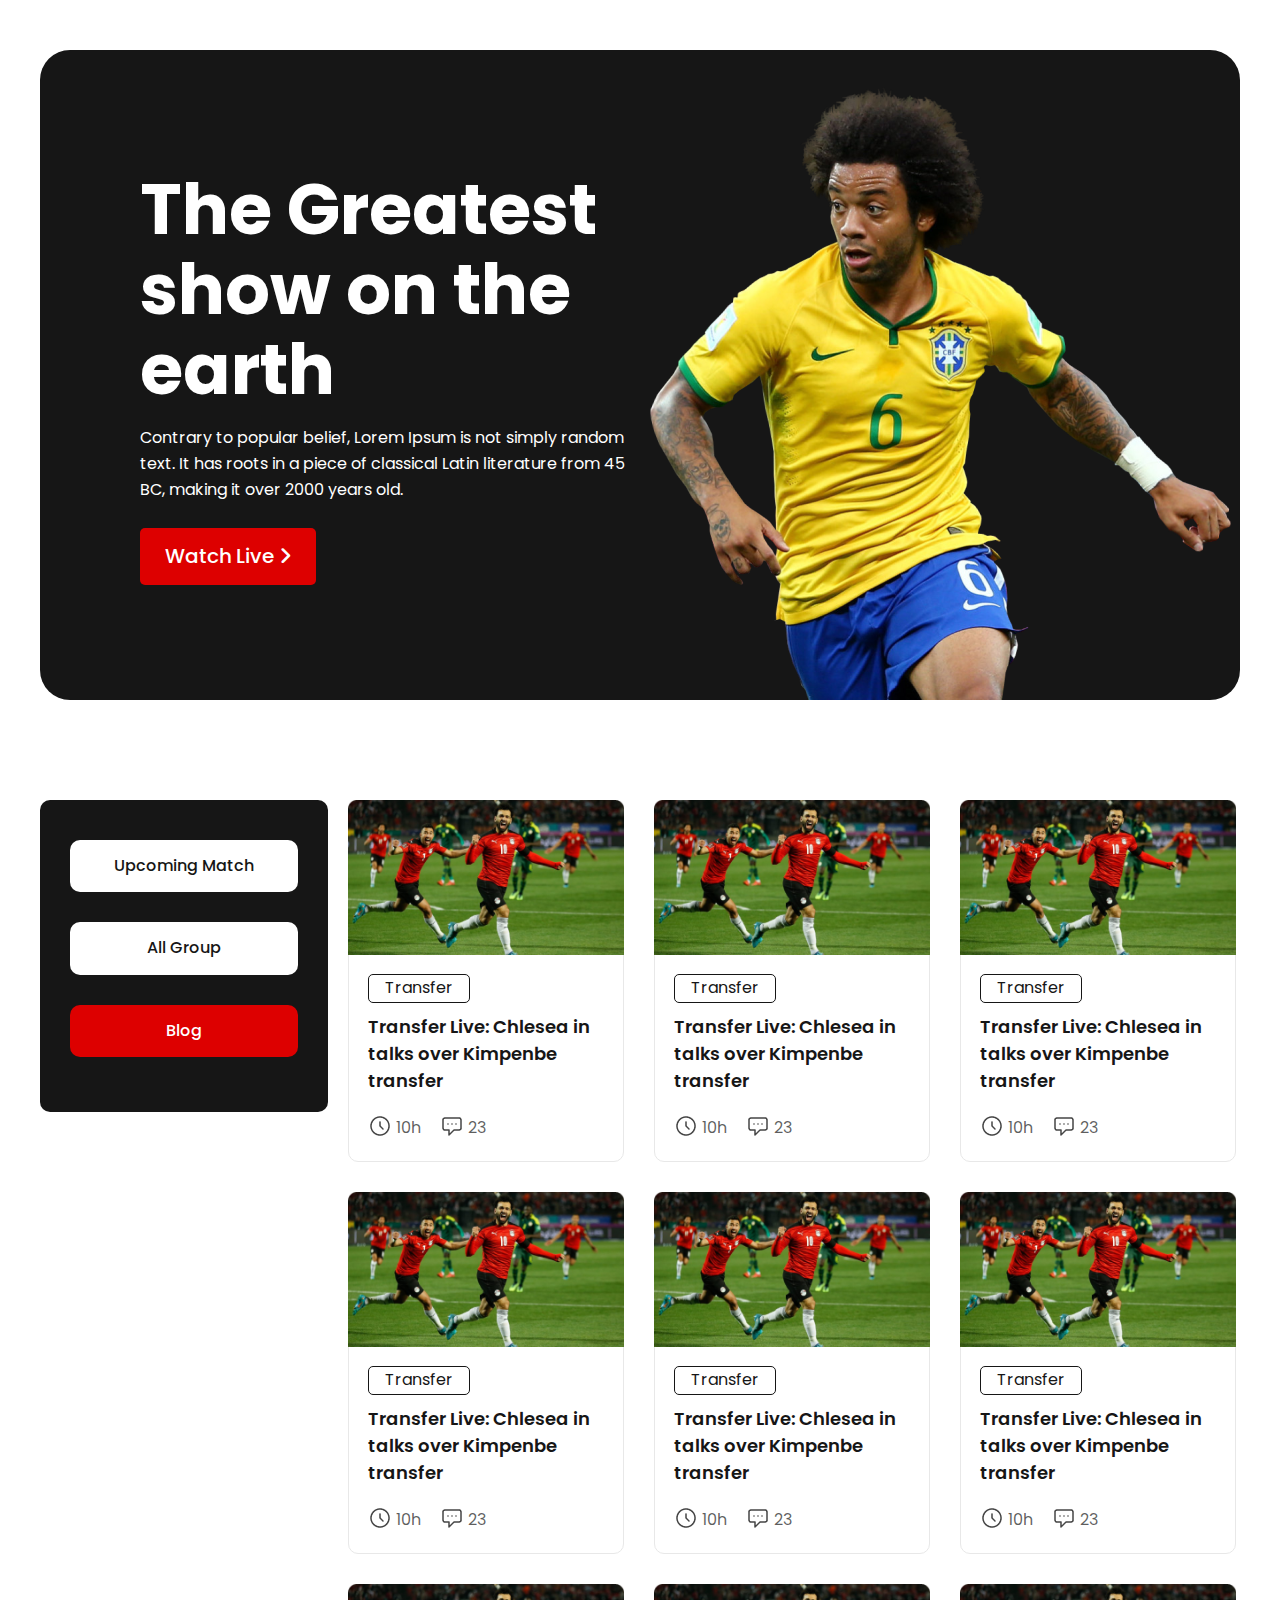
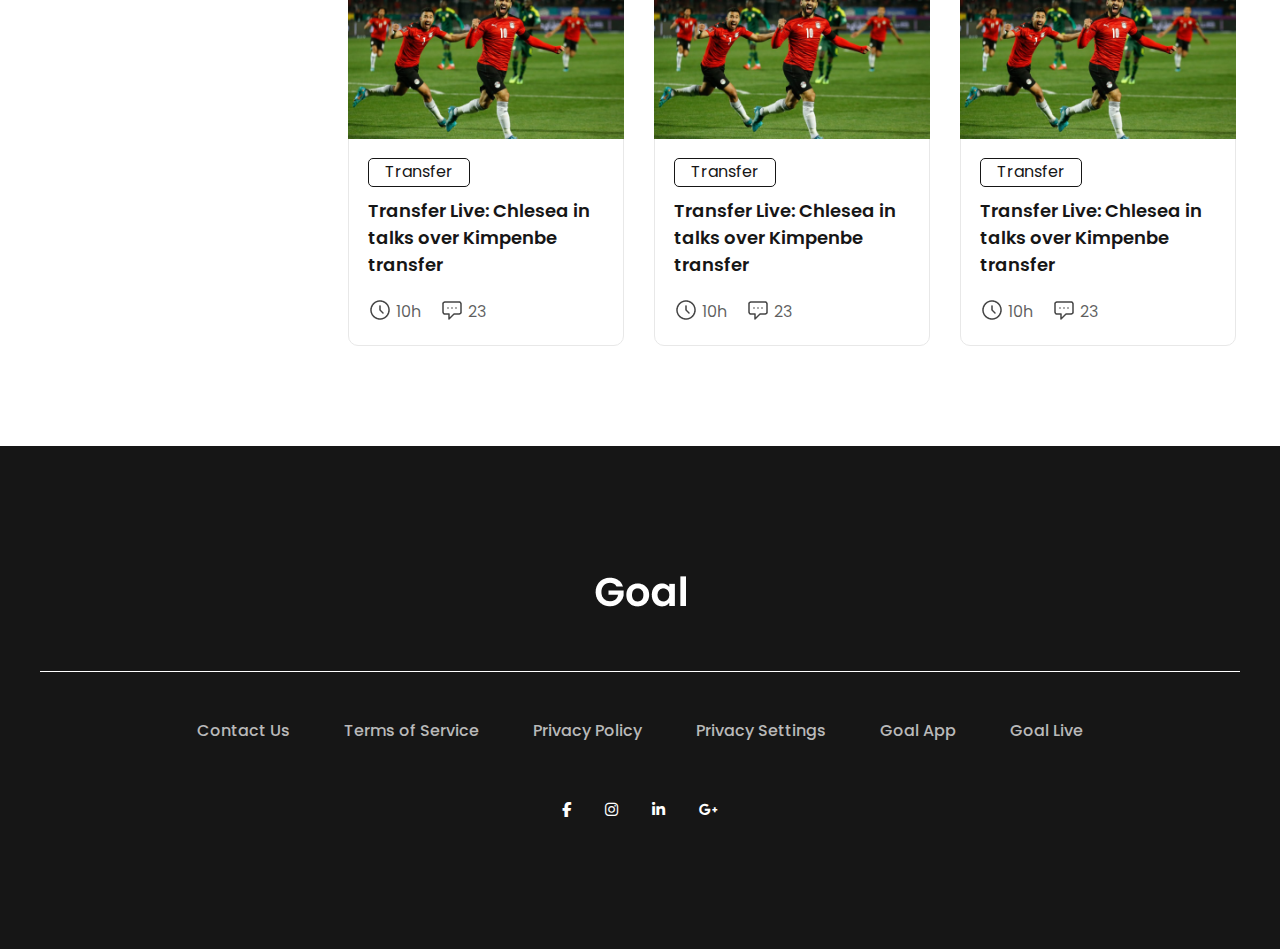
<file: index.html>
<!doctype html>
<html class="no-js" lang="">

<head>
  <meta charset="utf-8">
  <title>World Cup - Assignmnt 2</title>
  <meta name="description" content="">
  <meta name="viewport" content="width=device-width, initial-scale=1">
  <link rel="apple-touch-icon" href="icon.png">
  <!-- Place favicon.ico in the root directory -->
  <!-- All CSS -->
  <link rel="stylesheet" href="css/normalize.css">
  <link rel="stylesheet" href="https://cdnjs.cloudflare.com/ajax/libs/font-awesome/6.1.1/css/all.min.css">
  <link rel="stylesheet" href="css/style.css">
</head>

<body>

  <!-- Add your site or application content here -->
  <!-- banner-area start -->
  <section class="banner-area">
    <div class="container">
      <div class="banner-bg">
        <div class="banner-content">
          <div class="banner-text">
            <h2>The Greatest show on the earth</h2>
            <p>Contrary to popular belief, Lorem Ipsum is not simply
              random text.<span> It has roots in a piece of classical Latin literature from 45 BC, making it over 2000 years old.</span></p>
            <a href="#">Watch Live <i class="fa-solid fa-angle-right"></i></a>
          </div>
          <div class="banner-img">
            <img src="img/banner-img.png" alt="">
          </div>
        </div>
      </div>
    </div>
  </section>
  <!-- banner-area end -->

  <!-- blog-area start -->
  <section class="blog-area">
    <div class="container">
      <div class="blog-flex">
        <div class="blog-list">
          <ul>
            <li><a href="index-2.html">Upcoming Match</a></li>
            <li><a href="#">All Group</a></li>
            <li><a class="active" href="index.html">Blog</a></li>
          </ul>
        </div>
        <div class="blog-container">
          <div class="single-blog">
            <img src="img/Blog Image.png" alt="">
            <div class="blog-text-content">
              <div class="blog-title">
                <a href="">Transfer</a>
                <h3>Transfer Live: Chlesea in talks over Kimpenbe transfer</h3>
              </div>
              <div class="blog-meta">
                <a href="#"><img src="img/Time Icon.png" alt="Time"> <span>10h</span></a>
                <a href="#"><img src="img/Chat Icon.png" alt="Chat"> <span>23</span></a>
              </div>
            </div>
          </div>
          <div class="single-blog">
            <img src="img/Blog Image.png" alt="">
            <div class="blog-text-content">
              <div class="blog-title">
                <a href="">Transfer</a>
                <h3>Transfer Live: Chlesea in talks over Kimpenbe transfer</h3>
              </div>
              <div class="blog-meta">
                <a href="#"><img src="img/Time Icon.png" alt="Time"> <span>10h</span></a>
                <a href="#"><img src="img/Chat Icon.png" alt="Chat"> <span>23</span></a>
              </div>
            </div>
          </div>
          <div class="single-blog">
            <img src="img/Blog Image.png" alt="">
            <div class="blog-text-content">
              <div class="blog-title">
                <a href="">Transfer</a>
                <h3>Transfer Live: Chlesea in talks over Kimpenbe transfer</h3>
              </div>
              <div class="blog-meta">
                <a href="#"><img src="img/Time Icon.png" alt="Time"> <span>10h</span></a>
                <a href="#"><img src="img/Chat Icon.png" alt="Chat"> <span>23</span></a>
              </div>
            </div>
          </div>
          <div class="single-blog">
            <img src="img/Blog Image.png" alt="">
            <div class="blog-text-content">
              <div class="blog-title">
                <a href="">Transfer</a>
                <h3>Transfer Live: Chlesea in talks over Kimpenbe transfer</h3>
              </div>
              <div class="blog-meta">
                <a href="#"><img src="img/Time Icon.png" alt="Time"> <span>10h</span></a>
                <a href="#"><img src="img/Chat Icon.png" alt="Chat"> <span>23</span></a>
              </div>
            </div>
          </div>
          <div class="single-blog">
            <img src="img/Blog Image.png" alt="">
            <div class="blog-text-content">
              <div class="blog-title">
                <a href="">Transfer</a>
                <h3>Transfer Live: Chlesea in talks over Kimpenbe transfer</h3>
              </div>
              <div class="blog-meta">
                <a href="#"><img src="img/Time Icon.png" alt="Time"> <span>10h</span></a>
                <a href="#"><img src="img/Chat Icon.png" alt="Chat"> <span>23</span></a>
              </div>
            </div>
          </div>
          <div class="single-blog">
            <img src="img/Blog Image.png" alt="">
            <div class="blog-text-content">
              <div class="blog-title">
                <a href="">Transfer</a>
                <h3>Transfer Live: Chlesea in talks over Kimpenbe transfer</h3>
              </div>
              <div class="blog-meta">
                <a href="#"><img src="img/Time Icon.png" alt="Time"> <span>10h</span></a>
                <a href="#"><img src="img/Chat Icon.png" alt="Chat"> <span>23</span></a>
              </div>
            </div>
          </div>
          <div class="single-blog">
            <img src="img/Blog Image.png" alt="">
            <div class="blog-text-content">
              <div class="blog-title">
                <a href="">Transfer</a>
                <h3>Transfer Live: Chlesea in talks over Kimpenbe transfer</h3>
              </div>
              <div class="blog-meta">
                <a href="#"><img src="img/Time Icon.png" alt="Time"> <span>10h</span></a>
                <a href="#"><img src="img/Chat Icon.png" alt="Chat"> <span>23</span></a>
              </div>
            </div>
          </div>
          <div class="single-blog">
            <img src="img/Blog Image.png" alt="">
            <div class="blog-text-content">
              <div class="blog-title">
                <a href="">Transfer</a>
                <h3>Transfer Live: Chlesea in talks over Kimpenbe transfer</h3>
              </div>
              <div class="blog-meta">
                <a href="#"><img src="img/Time Icon.png" alt="Time"> <span>10h</span></a>
                <a href="#"><img src="img/Chat Icon.png" alt="Chat"> <span>23</span></a>
              </div>
            </div>
          </div>
          <div class="single-blog">
            <img src="img/Blog Image.png" alt="">
            <div class="blog-text-content">
              <div class="blog-title">
                <a href="">Transfer</a>
                <h3>Transfer Live: Chlesea in talks over Kimpenbe transfer</h3>
              </div>
              <div class="blog-meta">
                <a href="#"><img src="img/Time Icon.png" alt="Time"> <span>10h</span></a>
                <a href="#"><img src="img/Chat Icon.png" alt="Chat"> <span>23</span></a>
              </div>
            </div>
          </div>
        </div>
      </div>
    </div>
  </section>
  <!-- blog-area end -->

  <!-- footer start -->
  <footer>
    <div class="logo-area">
      <div class="container">
        <div class="footer-logo">
          <a href="#"><img src="img/white-logo.png" alt="GOAL"></a>
        </div>
      </div>
    </div>
    <div class="footer-menu-area">
      <div class="container">
        <div class="footer-links">
          <nav>
            <ul>
              <li><a href="#">Contact Us</a></li>
              <li><a href="#">Terms of Service</a></li>
              <li><a href="#">Privacy Policy</a></li>
              <li><a href="#">Privacy Settings</a></li>
              <li><a href="#">Goal App</a></li>
              <li><a href="#">Goal Live</a></li>
            </ul>
          </nav>
        </div>
        <div class="footer-social">
          <a href="#"><i class="fa-brands fa-facebook-f"></i></a>
          <a href="#"><i class="fa-brands fa-instagram"></i></a>
          <a href="#"><i class="fa-brands fa-linkedin-in"></i></a>
          <a href="#"><i class="fa-brands fa-google-plus-g"></i></a>
        </div>
      </div>
    </div>
  </footer>
  <!-- footer end -->
</body>

</html>
</file>
<file: css/style.css>
@import url('https://fonts.googleapis.com/css2?family=Poppins:ital,wght@0,200;0,300;0,400;0,500;0,600;0,700;0,800;1,900&display=swap');
/* Google fonts */
*{
    margin: 0;
    padding: 0;
    box-sizing: border-box;
}
body{
    font-family: 'Poppins', sans-serif;
}
.container{
    width: 1320px;
    margin: auto;
}
ul{
    list-style-type: none;
}
/* banner */
.banner-area{
    padding-top: 50px;
}
.banner-bg{
    background: #161616;
    height: 650px;
    border-radius: 30px;
}
.banner-content{
    display: flex;
    align-items: center;
    overflow: hidden;
}
.banner-text{
    width: 50%;
    padding-left: 100px;
}
.banner-text h2 {
	color: #fff;
	font-size: 70px;
	font-weight: 700;
	margin-bottom: 15px;
	line-height: 80px;
}
.banner-text p{
    color: #fff;
    font-size: 16px;
    line-height: 26px;
    margin-bottom: 25px;
}
.banner-text a{
    padding: 17px 25px;
    color: #fff;
    font-size: 20px;
    font-weight: 500;
    text-decoration: none;
    background: #DD0000;
    border-radius: 5px;
    display: inline-block;
}
.banner-img {
    text-align: center;
	width: 50%;
	margin-top: 37px;
}

/* blog */
.blog-flex{
    display: flex;
}
.blog-area{
    padding: 100px 0;
}
.blog-list {
	background-color: #161616;
	padding: 30px;
	border-radius: 10px;
	width: 24%;
	margin-right: 20px;
	height: 312px;
}
.blog-list ul {
	margin-top: 10px;
}
.blog-list ul li{
    margin-bottom: 30px;
}
.blog-list ul li:last-child{
    margin-bottom: 0;
}
.blog-list ul li a{
    font-size: 20px;
    color: #161616;
    font-weight: 500;
    background: #fff;
    padding: 17px 39px;
    text-align: center;
    text-decoration: none;
    display: block;
    border-radius: 10px;
    transition: .3s;
}
.blog-list ul li a:hover{
    background-color: #DD0000;
    color: white;
}
.blog-list ul li a.active{
    color: #fff;
    background: #DD0000;
}
.blog-container{
    width: 74%;
    display: grid;
    grid-template-columns: repeat(3, 1fr);
    grid-gap: 30px;
}
.single-blog > img {
	width: 100%;
}
.blog-text-content {
	border: 1px solid #E8E8E8;
	padding: 19px;
	margin-top: -5px;
	border-radius: 0 0 10px 10px;
}
.blog-title a{
    color: #161616;
    font-size: 16px;
    border: 1px solid #161616;
    border-radius: 5px;
    padding: 4px 16px;
    display: inline-block;
    text-decoration: none;
    margin-bottom: 10px;
}
.blog-title h3{
    color: #161616;
    font-size: 18px;
    font-weight: 600;
    line-height: 27px;
}
.blog-meta {
	margin-top: 20px;
}
.blog-meta a {
    margin-right: 15px;
    text-decoration: none;
}
.blog-meta a span {
	color: rgba(22, 22, 22, 0.698);
	display: inline-block;
	position: relative;
	top: -5px;
}
/* blog-2 */
.blog-wrapper{
    padding: 50px 25px;
    border: 1px solid #E8E8E8;
    border-radius: 10px;
    text-align: center;
}
.blog-wrapper .blog-text-content {
	border: none;
    padding: 0;
	margin-top: 0;
	border-radius: 0;
}
.flag{
    margin-bottom: 20px;
}
.flag span {
	margin: 0 10px;
	font-size: 16px;
	font-weight: 700;
	position: relative;
	top: -20px;
}
.blog-wrapper .blog-title h3{
    margin-bottom: 15px;
}
.blog-wrapper .blog-title span{
    color: #4D4D4D;
    font-size: 16px;
    font-weight: 400;
}
/* footer */
.logo-area{
    background: #161616;
}
.footer-logo{
    text-align: center;
    padding-top: 130px;
    padding-bottom: 60px;
    border-bottom: 1px solid #FFFFFF;
}
.footer-menu-area{
    background: #161616;
    padding-top: 50px;
    padding-bottom: 130px;
}
.footer-links{
    text-align: center;
}
.footer-links li{
    display: inline-block;
    margin: 0 25px;
}
.footer-links li a{
    color: #B9B9B9;
    font-size: 16px;
    font-weight: 500;
    text-decoration: none;
}
.footer-social{
    text-align: center;
    margin-top: 60px;
}
.footer-social a{
    color: #FFFFFF;
    font-size: 15px;
    margin: 0 15px;
}

/* Responsive */

/* XL Device :1200px. */
@media (min-width: 1200px) and (max-width: 1500px) {
    .container {
        width: 1200px;
    }
    .blog-list ul li a {
        font-size: 16px;
    }
    .blog-wrapper {
        padding: 50px 15px;
    }
}

/* LG Device :992px. */
@media (min-width: 992px) and (max-width: 1200px) {
    .banner-text h2 {
        font-size: 50px;
        line-height: 1.1;
    }
    .container {
        width: 990px;
    }
    .banner-text {
        padding-left: 80px;
    }
    .blog-container {
        grid-template-columns: repeat(2, 1fr);
    }
    .blog-list ul {
        margin-top: 0;
    }
    .blog-list ul li a {
        line-height: 1.2;
    }
}
 
/* MD Device :768px. */
@media (min-width: 768px) and (max-width: 991px) {
    .container {
        width: 730px;
    }
    .banner-text {
        padding-left: 35px;
    }
    .banner-text h2 {
        font-size: 40px;
        line-height: 50px;
    }
    .banner-text p span{
        display: none;
    }
    .blog-area {
        padding-top: 50px;
    }
    .blog-flex {
        display: unset;
    }
    .blog-list {
        width: 100%;
        background-color: transparent;
        text-align: center;
        height: auto;
    }
    .blog-list ul li {
        margin: 0 10px;
        margin-bottom: 0;
        display: inline-block;
    }
    .blog-container {
        grid-template-columns: repeat(2, 1fr);
    }
    .blog-list ul li a {
        border-radius: 10px;
        border: 1px solid #E8E8E8;
    }
    .blog-list ul li a.active {
        padding-left: 60px;
        padding-right: 60px;
    }
    .blog-container {
        width: 100%;
    }
    .footer-links li {
        margin: 0 8px;
    }
}
 
/* Extra small Device. */
@media (max-width: 767px) {
    .container {
        width: 90%;
    }
    .banner-text h2{
        font-size: 22px;
    }
    .banner-img {
        text-align: left;
        width: 100%;
        margin-top: 0;
    }
    .banner-bg {
        height: auto;
        border-radius: 0;
    }
    .banner-content {
        display: unset;
    }
    .banner-text {
        width: 100%;
        padding-top: 35px;
        text-align: center;
        margin-bottom: 30px;
        padding-left: 40px;
        padding-right: 40px;
    }
    .banner-text h2 {
        font-size: 22px;
        line-height: 1.2;
    }
    .banner-text p span{
        display: none;
    }
    .banner-img img {
        width: 100%;
    }
    .blog-container {
        grid-template-columns: repeat(1, 1fr);
    }
    .blog-flex {
        display: unset;
    }
    .blog-list {
        width: 100%;
        height: 312px;
        background: transparent;
    }
    .blog-container {
        grid-template-columns: repeat(1, 1fr);
        width: 100%;
    }
    .footer-links li {
        display: block;
        margin: 0;
        margin-bottom: 25px;
    }
    .blog-wrapper {
        padding: 50px 0;
    }
}
</file>
